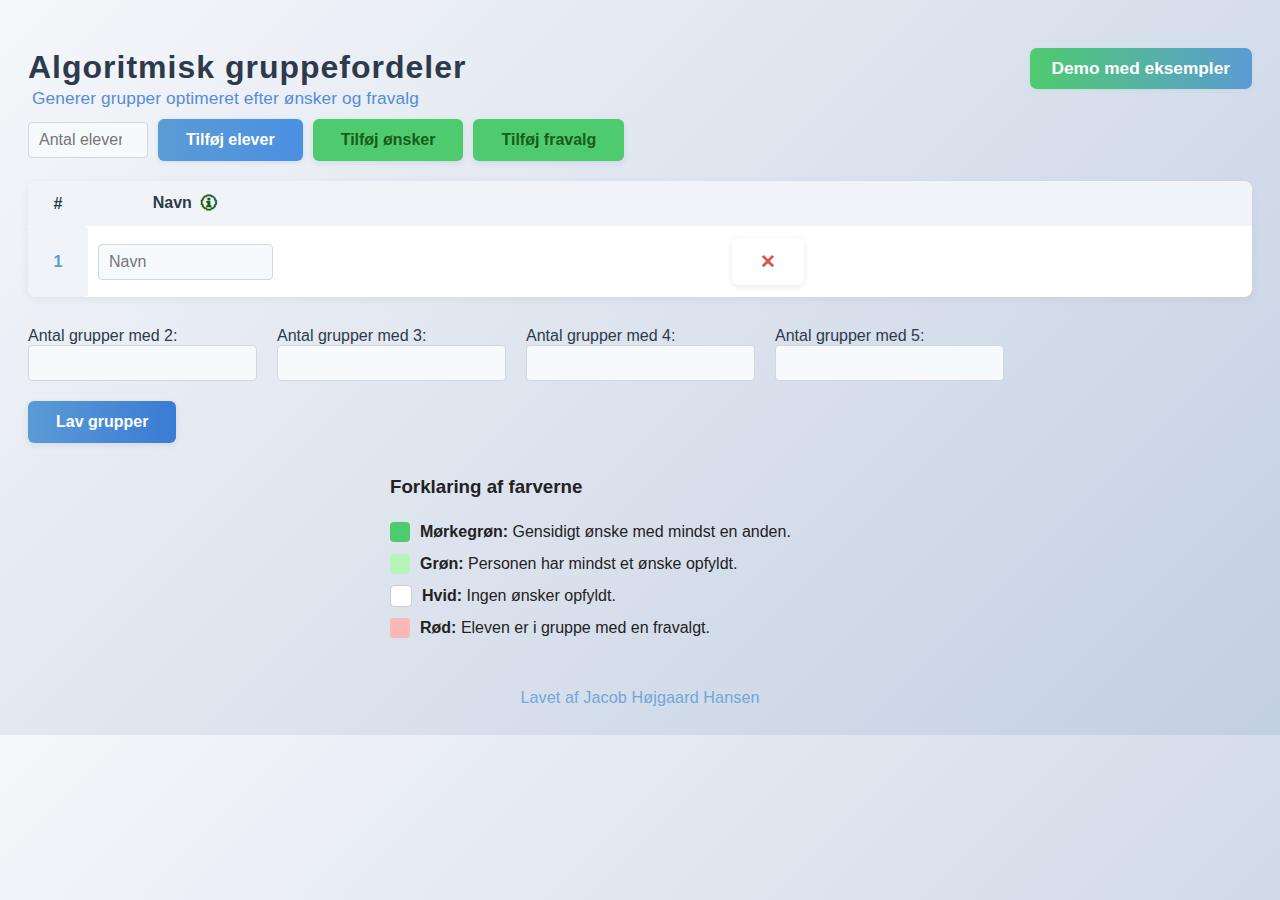
<file: index.html>
<!DOCTYPE html>
<html lang="da">
<head>
  <meta charset="UTF-8" />
  <meta name="viewport" content="width=device-width, initial-scale=1.0" />
  <title>Gruppeinddeling</title>
  <link rel="stylesheet" href="style.css" />
</head>
<body>

  <div style="display:flex;justify-content:space-between;align-items:center;margin-bottom:10px;">
    <div>
      <h1 style="margin-bottom:0;">Algoritmisk gruppefordeler</h1>
      <span style="display:block;font-family:'Segoe UI', Arial, sans-serif;font-size:1.08em;font-weight:400;color:#3a7bd5;letter-spacing:0.1px;opacity:0.85;margin-left:4px;margin-top:2px;">Generer grupper optimeret efter ønsker og fravalg</span>
    </div>
    <a href="demo.html" style="background:linear-gradient(90deg,#4ecb6e,#5b9bd5);color:#fff;padding:10px 22px;border-radius:7px;font-weight:600;text-decoration:none;box-shadow:0 1px 4px #4ecb6e22;font-size:1.08em;transition:background .18s,box-shadow .18s;">Demo med eksempler</a>
  </div>

  <div style="display: flex; gap: 10px; align-items: center; margin-bottom: 20px;">
    <input type="number" id="antal-elever" min="1" placeholder="Antal elever" style="max-width: 120px;" />
    <button id="tilføj-elever">Tilføj elever</button>
    <button id="vis-ønsker">Tilføj ønsker</button>
    <button id="vis-fravalg">Tilføj fravalg</button>
  </div>

  <table>
    <thead>
      <tr>
        <th>#</th>
        <th>Navn
          <span class="tooltip-container" tabindex="0" aria-label="Forklaring på navneindtastning" style="margin-left:4px;outline:none;">
            <span style="font-size:1em;vertical-align:baseline;">🛈</span>
            <span class="tooltip-text">
              Du kan skrive navne manuelt eller kopiere dem ind fra en tabel (fx Excel/Sheets).
            </span>
          </span>
        </th>
        <th class="ønske-col">Ønske 1</th>
        <th class="ønske-col">Ønske 2</th>
        <th class="ønske-col">Ønske 3</th>
        <th class="fravalg-col">Ikke sammen med 1</th>
        <th class="fravalg-col">Ikke sammen med 2</th>
        <th></th> <!-- Slet-kolonne -->
      </tr>
    </thead>
    <tbody id="elev-tabel">
      <tr>
        <td class="student-index">1</td>
        <td><input type="text" placeholder="Navn" /></td>
        <td class="ønske-col"><input type="text" placeholder="Navn" /></td>
        <td class="ønske-col"><input type="text" placeholder="Navn" /></td>
        <td class="ønske-col"><input type="text" placeholder="Navn" /></td>
        <td class="fravalg-col"><input type="text" placeholder="Navn" /></td>
        <td class="fravalg-col"><input type="text" placeholder="Navn" /></td>
        <td>
          <button class="remove-row" title="Slet elev" style="background:none;border:none;color:#d9534f;font-size:1.2em;cursor:pointer;">&#10005;</button>
        </td>
      </tr>
    </tbody>
  </table>

  <div class="group-settings">
    <label>
      Antal grupper med 2:
      <input type="number" min="0" />
    </label>
    <label>
      Antal grupper med 3:
      <input type="number" min="0" />
    </label>
    <label>
      Antal grupper med 4:
      <input type="number" min="0" />
    </label>
    <label>
      Antal grupper med 5:
      <input type="number" min="0" />
    </label>
  </div>

  <div class="button">
    <button id="lav-grupper-btn">Lav grupper</button>
    <span id="fejl-besked" style="color: red; margin-left: 10px;"></span>
  </div>


  <div id="gruppe-resultat" style="margin-top:30px;"></div>

<div id="farve-forklaring" style="max-width:500px; margin:20px auto; font-family: Arial, sans-serif; line-height:1.5;">
  <h3>Forklaring af farverne</h3>
  <ul style="list-style:none; padding:0; margin:0;">
    <li style="display:flex; align-items:center; margin-bottom:8px;">
      <span style="display:inline-block; width:20px; height:20px; background:#4ecb6e; border-radius:4px; margin-right:10px;"></span>
      <strong>Mørkegrøn:</strong>&nbsp;Gensidigt ønske med mindst en anden.
    </li>
    <li style="display:flex; align-items:center; margin-bottom:8px;">
      <span style="display:inline-block; width:20px; height:20px; background:#b6f5b6; border-radius:4px; margin-right:10px;"></span>
      <strong>Grøn:</strong>&nbsp;Personen har mindst et ønske opfyldt.
    </li>
    <li style="display:flex; align-items:center; margin-bottom:8px;">
      <span style="display:inline-block; width:20px; height:20px; background:#ffffff; border:1px solid #ccc; border-radius:4px; margin-right:10px;"></span>
      <strong>Hvid:</strong>&nbsp;Ingen ønsker opfyldt.
    </li>
    <li style="display:flex; align-items:center; margin-bottom:8px;">
      <span style="display:inline-block; width:20px; height:20px; background:#ffb6b6; border-radius:4px; margin-right:10px;"></span>
      <strong>Rød:</strong>&nbsp;Eleven er i gruppe med en fravalgt.
    </li>
    
  </ul>
</div>

  <footer style="margin-top:48px;text-align:center;font-size:1.01em;color:#5b9bd5;opacity:0.82;letter-spacing:0.1px;font-family:'Segoe UI', Arial, sans-serif;">
    Lavet af Jacob Højgaard Hansen
  </footer>

  <script src="script.js"></script>
  <script src="gruppegen.js"></script>
</body>
</html>
</file>
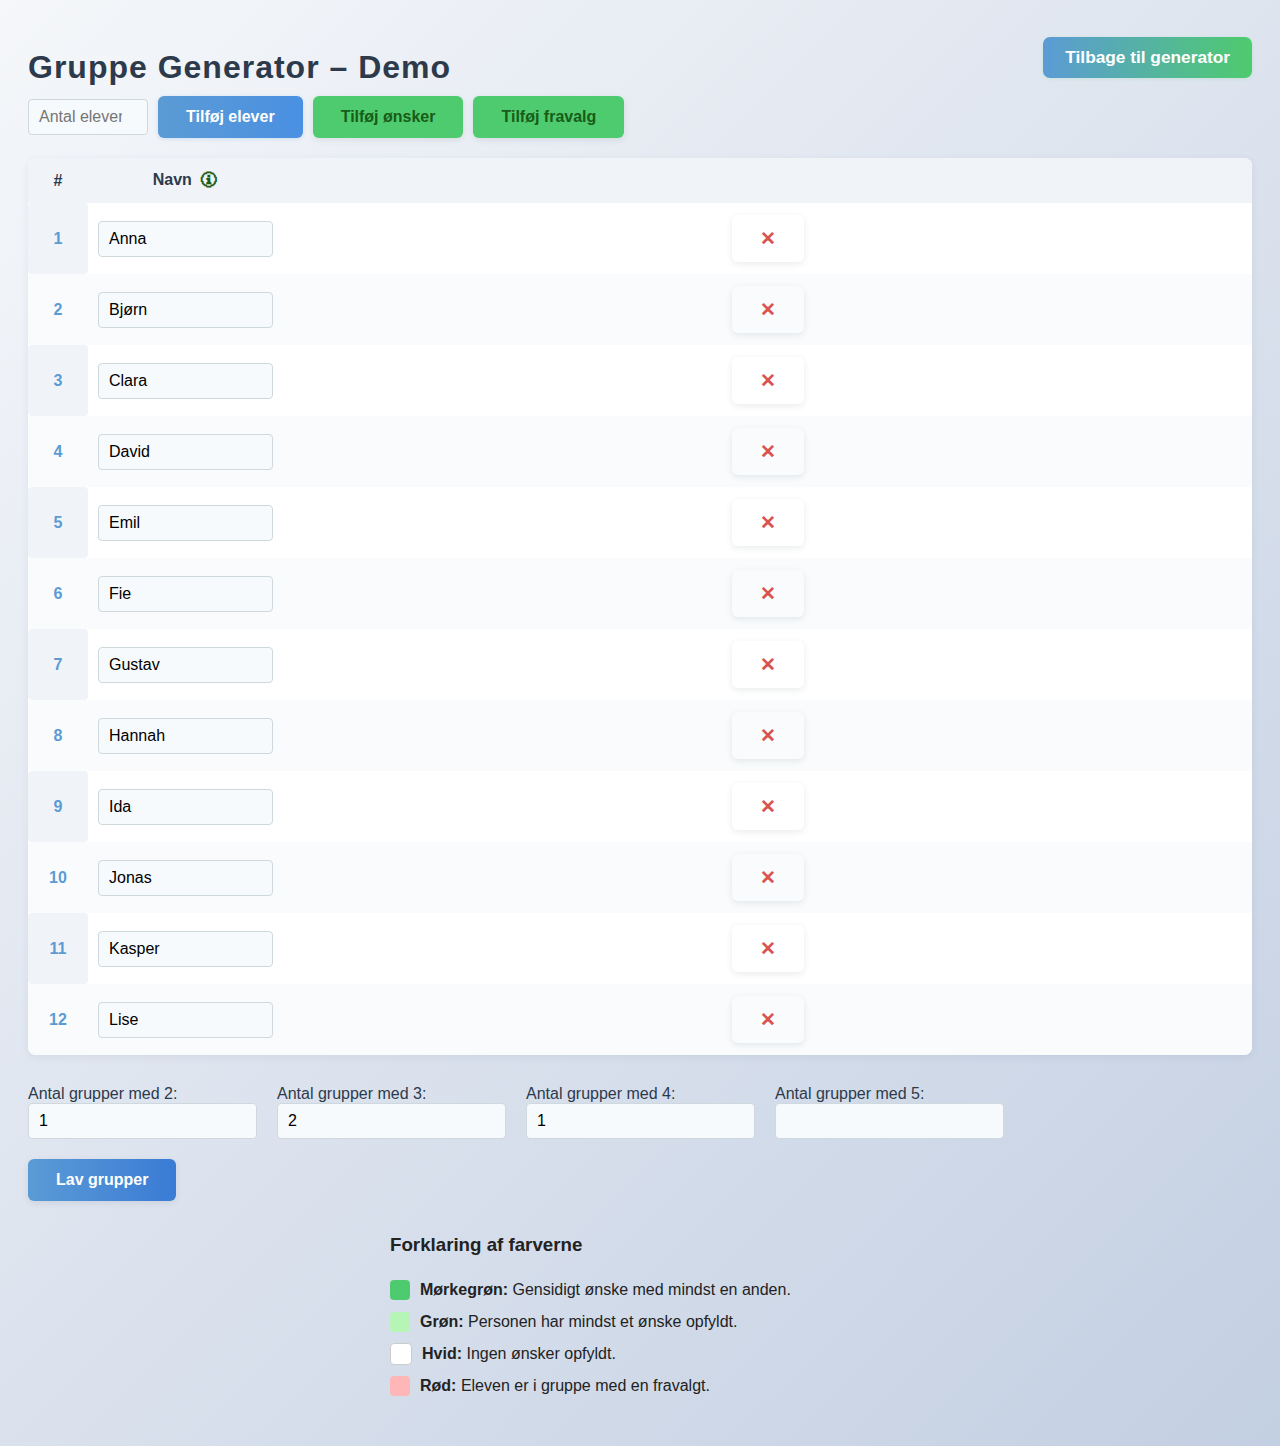
<file: demo.html>
<!DOCTYPE html>
<html lang="da">
<head>
  <meta charset="UTF-8" />
  <meta name="viewport" content="width=device-width, initial-scale=1.0" />
  <title>Gruppe Generator Demo</title>
  <link rel="stylesheet" href="style.css" />
</head>
<body>
  <div style="display:flex;justify-content:space-between;align-items:center;margin-bottom:10px;">
    <h1 style="margin-bottom:0;">Gruppe Generator – Demo</h1>
    <a href="index.html" style="background:linear-gradient(90deg,#5b9bd5,#4ecb6e);color:#fff;padding:10px 22px;border-radius:7px;font-weight:600;text-decoration:none;box-shadow:0 1px 4px #4ecb6e22;font-size:1.08em;transition:background .18s,box-shadow .18s;">Tilbage til generator</a>
  </div>
  <div style="display: flex; gap: 10px; align-items: center; margin-bottom: 20px;">
    <input type="number" id="antal-elever" min="1" placeholder="Antal elever" style="max-width: 120px;" />
    <button id="tilføj-elever">Tilføj elever</button>
    <button id="vis-ønsker">Tilføj ønsker</button>
    <button id="vis-fravalg">Tilføj fravalg</button>
  </div>
  <table>
    <thead>
      <tr>
        <th>#</th>
        <th>Navn
          <span class="tooltip-container" tabindex="0" aria-label="Forklaring på navneindtastning" style="margin-left:4px;outline:none;">
            <span style="font-size:1em;vertical-align:baseline;">🛈</span>
            <span class="tooltip-text">
              Du kan skrive navne manuelt eller kopiere dem ind fra en tabel (fx Excel/Sheets).
            </span>
          </span>
        </th>
        <th class="ønske-col">Ønske 1</th>
        <th class="ønske-col">Ønske 2</th>
        <th class="ønske-col">Ønske 3</th>
        <th class="fravalg-col">Ikke sammen med 1</th>
        <th class="fravalg-col">Ikke sammen med 2</th>
        <th></th>
      </tr>
    </thead>
    <tbody id="elev-tabel">
      <tr>
        <td class="student-index">1</td>
        <td><input type="text" value="Anna" /></td>
        <td class="ønske-col"><input type="text" value="Gustav" /></td>
        <td class="ønske-col"><input type="text" value="Clara" /></td>
        <td class="ønske-col"><input type="text" value="David" /></td>
        <td class="fravalg-col"><input type="text" value="Emil" /></td>
        <td class="fravalg-col"><input type="text" value="Fie" /></td>
        <td><button class="remove-row" title="Slet elev" style="background:none;border:none;color:#d9534f;font-size:1.2em;cursor:pointer;">&#10005;</button></td>
      </tr>
      <tr>
        <td class="student-index">2</td>
        <td><input type="text" value="Bjørn" /></td>
        <td class="ønske-col"><input type="text" value="Hannah" /></td>
        <td class="ønske-col"><input type="text" value="Clara" /></td>
        <td class="ønske-col"><input type="text" value="Emil" /></td>
        <td class="fravalg-col"><input type="text" value="Fie" /></td>
        <td class="fravalg-col"><input type="text" value="Gustav" /></td>
        <td><button class="remove-row" title="Slet elev" style="background:none;border:none;color:#d9534f;font-size:1.2em;cursor:pointer;">&#10005;</button></td>
      </tr>
      <tr>
        <td class="student-index">3</td>
        <td><input type="text" value="Clara" /></td>
        <td class="ønske-col"><input type="text" value="Gustav" /></td>
        <td class="ønske-col"><input type="text" value="Bjørn" /></td>
        <td class="ønske-col"><input type="text" value="Anna" /></td>
        <td class="fravalg-col"><input type="text" value="David" /></td>
        <td class="fravalg-col"><input type="text" value="Emil" /></td>
        <td><button class="remove-row" title="Slet elev" style="background:none;border:none;color:#d9534f;font-size:1.2em;cursor:pointer;">&#10005;</button></td>
      </tr>
      <tr>
        <td class="student-index">4</td>
        <td><input type="text" value="David" /></td>
        <td class="ønske-col"><input type="text" value="Anna" /></td>
        <td class="ønske-col"><input type="text" value="Bjørn" /></td>
        <td class="ønske-col"><input type="text" value="Clara" /></td>
        <td class="fravalg-col"><input type="text" value="Fie" /></td>
        <td class="fravalg-col"><input type="text" value="Gustav" /></td>
        <td><button class="remove-row" title="Slet elev" style="background:none;border:none;color:#d9534f;font-size:1.2em;cursor:pointer;">&#10005;</button></td>
      </tr>
      <tr>
        <td class="student-index">5</td>
        <td><input type="text" value="Emil" /></td>
        <td class="ønske-col"><input type="text" value="David" /></td>
        <td class="ønske-col"><input type="text" value="Gustav" /></td>
        <td class="ønske-col"><input type="text" value="Fie" /></td>
        <td class="fravalg-col"><input type="text" value="Anna" /></td>
        <td class="fravalg-col"><input type="text" value="David" /></td>
        <td><button class="remove-row" title="Slet elev" style="background:none;border:none;color:#d9534f;font-size:1.2em;cursor:pointer;">&#10005;</button></td>
      </tr>
      <tr>
        <td class="student-index">6</td>
        <td><input type="text" value="Fie" /></td>
        <td class="ønske-col"><input type="text" value="Emil" /></td>
        <td class="ønske-col"><input type="text" value="Gustav" /></td>
        <td class="ønske-col"><input type="text" value="David" /></td>
        <td class="fravalg-col"><input type="text" value="Anna" /></td>
        <td class="fravalg-col"><input type="text" value="Clara" /></td>
        <td><button class="remove-row" title="Slet elev" style="background:none;border:none;color:#d9534f;font-size:1.2em;cursor:pointer;">&#10005;</button></td>
      </tr>
      <tr>
        <td class="student-index">7</td>
        <td><input type="text" value="Gustav" /></td>
        <td class="ønske-col"><input type="text" value="Fie" /></td>
        <td class="ønske-col"><input type="text" value="Hannah" /></td>
        <td class="ønske-col"><input type="text" value="David" /></td>
        <td class="fravalg-col"><input type="text" value="Clara" /></td>
        <td class="fravalg-col"><input type="text" value="Emil" /></td>
        <td><button class="remove-row" title="Slet elev" style="background:none;border:none;color:#d9534f;font-size:1.2em;cursor:pointer;">&#10005;</button></td>
      </tr>
      <tr>
        <td class="student-index">8</td>
        <td><input type="text" value="Hannah" /></td>
        <td class="ønske-col"><input type="text" value="Gustav" /></td>
        <td class="ønske-col"><input type="text" value="Ida" /></td>
        <td class="ønske-col"><input type="text" value="Jonas" /></td>
        <td class="fravalg-col"><input type="text" value="Fie" /></td>
        <td class="fravalg-col"><input type="text" value="Clara" /></td>
        <td><button class="remove-row" title="Slet elev" style="background:none;border:none;color:#d9534f;font-size:1.2em;cursor:pointer;">&#10005;</button></td>
      </tr>
      <tr>
        <td class="student-index">9</td>
        <td><input type="text" value="Ida" /></td>
        <td class="ønske-col"><input type="text" value="Hannah" /></td>
        <td class="ønske-col"><input type="text" value="Jonas" /></td>
        <td class="ønske-col"><input type="text" value="David" /></td>
        <td class="fravalg-col"><input type="text" value="Gustav" /></td>
        <td class="fravalg-col"><input type="text" value="Fie" /></td>
        <td><button class="remove-row" title="Slet elev" style="background:none;border:none;color:#d9534f;font-size:1.2em;cursor:pointer;">&#10005;</button></td>
      </tr>
      <tr>
        <td class="student-index">10</td>
        <td><input type="text" value="Jonas" /></td>
        <td class="ønske-col"><input type="text" value="Ida" /></td>
        <td class="ønske-col"><input type="text" value="Kasper" /></td>
        <td class="ønske-col"><input type="text" value="Lise" /></td>
        <td class="fravalg-col"><input type="text" value="Hannah" /></td>
        <td class="fravalg-col"><input type="text" value="Fie" /></td>
        <td><button class="remove-row" title="Slet elev" style="background:none;border:none;color:#d9534f;font-size:1.2em;cursor:pointer;">&#10005;</button></td>
      </tr>
      <tr>
        <td class="student-index">11</td>
        <td><input type="text" value="Kasper" /></td>
        <td class="ønske-col"><input type="text" value="Jonas" /></td>
        <td class="ønske-col"><input type="text" value="Lise" /></td>
        <td class="ønske-col"><input type="text" value="Anna" /></td>
        <td class="fravalg-col"><input type="text" value="Ida" /></td>
        <td class="fravalg-col"><input type="text" value="Gustav" /></td>
        <td><button class="remove-row" title="Slet elev" style="background:none;border:none;color:#d9534f;font-size:1.2em;cursor:pointer;">&#10005;</button></td>
      </tr>
      <tr>
        <td class="student-index">12</td>
        <td><input type="text" value="Lise" /></td>
        <td class="ønske-col"><input type="text" value="Kasper" /></td>
        <td class="ønske-col"><input type="text" value="Anna" /></td>
        <td class="ønske-col"><input type="text" value="Bjørn" /></td>
        <td class="fravalg-col"><input type="text" value="Jonas" /></td>
        <td class="fravalg-col"><input type="text" value="Clara" /></td>
        <td><button class="remove-row" title="Slet elev" style="background:none;border:none;color:#d9534f;font-size:1.2em;cursor:pointer;">&#10005;</button></td>
      </tr>
    </tbody>
  </table>
  <div class="group-settings">
    <label>
      Antal grupper med 2:
      <input type="number" min="0" value="1" />
    </label>
    <label>
      Antal grupper med 3:
      <input type="number" min="0" value="2"/>
    </label>
    <label>
      Antal grupper med 4:
      <input type="number" min="0" value="1"/>
    </label>
    <label>
      Antal grupper med 5:
      <input type="number" min="0" />
    </label>
  </div>
  <div class="button">
    <button id="lav-grupper-btn">Lav grupper</button>
    <span id="fejl-besked" style="color: red; margin-left: 10px;"></span>
  </div>
  
  <div id="gruppe-resultat" style="margin-top:30px;"></div>

  <div id="farve-forklaring" style="max-width:500px; margin:20px auto; font-family: Arial, sans-serif; line-height:1.5;">
  <h3>Forklaring af farverne</h3>
  <ul style="list-style:none; padding:0; margin:0;">
    <li style="display:flex; align-items:center; margin-bottom:8px;">
      <span style="display:inline-block; width:20px; height:20px; background:#4ecb6e; border-radius:4px; margin-right:10px;"></span>
      <strong>Mørkegrøn:</strong>&nbsp;Gensidigt ønske med mindst en anden.
    </li>
    <li style="display:flex; align-items:center; margin-bottom:8px;">
      <span style="display:inline-block; width:20px; height:20px; background:#b6f5b6; border-radius:4px; margin-right:10px;"></span>
      <strong>Grøn:</strong>&nbsp;Personen har mindst et ønske opfyldt.
    </li>
    <li style="display:flex; align-items:center; margin-bottom:8px;">
      <span style="display:inline-block; width:20px; height:20px; background:#ffffff; border:1px solid #ccc; border-radius:4px; margin-right:10px;"></span>
      <strong>Hvid:</strong>&nbsp;Ingen ønsker opfyldt.
    </li>
    <li style="display:flex; align-items:center; margin-bottom:8px;">
      <span style="display:inline-block; width:20px; height:20px; background:#ffb6b6; border-radius:4px; margin-right:10px;"></span>
      <strong>Rød:</strong>&nbsp;Eleven er i gruppe med en fravalgt.
    </li>
    
  </ul>
</div>


  <script src="script.js"></script>
  <script src="gruppegen.js"></script>
</body>
</html>
</file>
<file: style.css>
/* Tooltip til forklaring ved ?-ikon */
.tooltip-container {
  position: relative;
  cursor: pointer;
  display: inline-block;
  font-size: 1.1em;
  color: #185c18;
  vertical-align: middle;
}
.tooltip-container:focus .tooltip-text,
.tooltip-container:hover .tooltip-text {
  visibility: visible;
  opacity: 1;
}
.tooltip-text {
  visibility: hidden;
  background-color: #333;
  color: #fff;
  padding: 7px 13px;
  border-radius: 7px;
  position: absolute;
  z-index: 10;
  top: -8px;
  left: 120%;
  white-space: nowrap;
  font-size: 0.97em;
  opacity: 0;
  box-shadow: 0 2px 12px #0002;
  transition: opacity 0.25s;
  pointer-events: none;
}
body {
  font-family: 'Segoe UI', Arial, sans-serif;
  padding: 20px;
  background: linear-gradient(135deg, #f5f7fa 0%, #c3cfe2 100%);
  color: #222;
}

h1 {
  text-align: center;
  color: #2d3a4b;
  letter-spacing: 1px;
  margin-bottom: 30px;
}

table {
  width: 100%;
  border-collapse: collapse;
  margin-bottom: 20px;
  background: #fff;
  box-shadow: 0 2px 8px rgba(44, 62, 80, 0.07);
  border-radius: 8px;
  overflow: hidden;
}

th, td {
  border: none;
  padding: 12px 10px;
  text-align: center;
}

th {
  background-color: #f0f4f8;
  color: #2d3a4b;
  font-weight: 600;
}

/* Fast og lille bredde til navne-kolonnen */
th:nth-child(2), td:nth-child(2) {
  width: 120px !important;
  min-width: 175px !important;
  max-width: 180px !important;
  white-space: nowrap;
}

tr:nth-child(even) td {
  background-color: #f9fbfc;
}

input[type="text"], input[type="number"] {
  width: 100%;
  padding: 8px 10px;
  box-sizing: border-box;
  border: 1px solid #cfd8dc;
  border-radius: 4px;
  background: #f7fafc;
  transition: border 0.2s;
  font-size: 1rem;
}

input[type="text"]:focus, input[type="number"]:focus {
  border-color: #5b9bd5;
  outline: none;
  background: #fff;
}

.group-settings {
  margin-top: 30px;
  display: flex;
  gap: 20px;
  flex-wrap: wrap;
}

.group-settings label {
  display: flex;
  flex-direction: column;
  font-weight: 500;
  color: #2d3a4b;
}

.button {
  margin-top: 20px;
}

button {
  padding: 12px 28px;
  font-size: 1rem;
  font-weight: 600;
  border: none;
  border-radius: 6px;
  background: linear-gradient(90deg, #5b9bd5 0%, #3a7bd5 100%);
  color: #fff;
  cursor: pointer;
  box-shadow: 0 2px 6px rgba(44, 62, 80, 0.10);
  transition: background 0.2s, box-shadow 0.2s, transform 0.1s;
}

button:hover, button:focus {
  background: linear-gradient(90deg, #3a7bd5 0%, #5b9bd5 100%);
  box-shadow: 0 4px 12px rgba(44, 62, 80, 0.13);
  transform: translateY(-2px) scale(1.03);
}

button:active {
  background: #2d3a4b;
  color: #fff;
  transform: scale(0.98);
}

/* Nummer-kolonne til elevliste */
.student-index {
  font-weight: bold;
  color: #5b9bd5;
  background: #f0f4f8;
  width: 40px;
  border-radius: 4px;
}

/* Skjul ønsker/fravalg kolonner som standard */
.ønske-col,
.fravalg-col {
  display: none;
}

/* Vis ønsker/fravalg kolonner når .show-ønsker/.show-fravalg er på <body> */
body.show-ønsker .ønske-col {
  display: table-cell;
}
body.show-fravalg .fravalg-col {
  display: table-cell;
}
</file>
